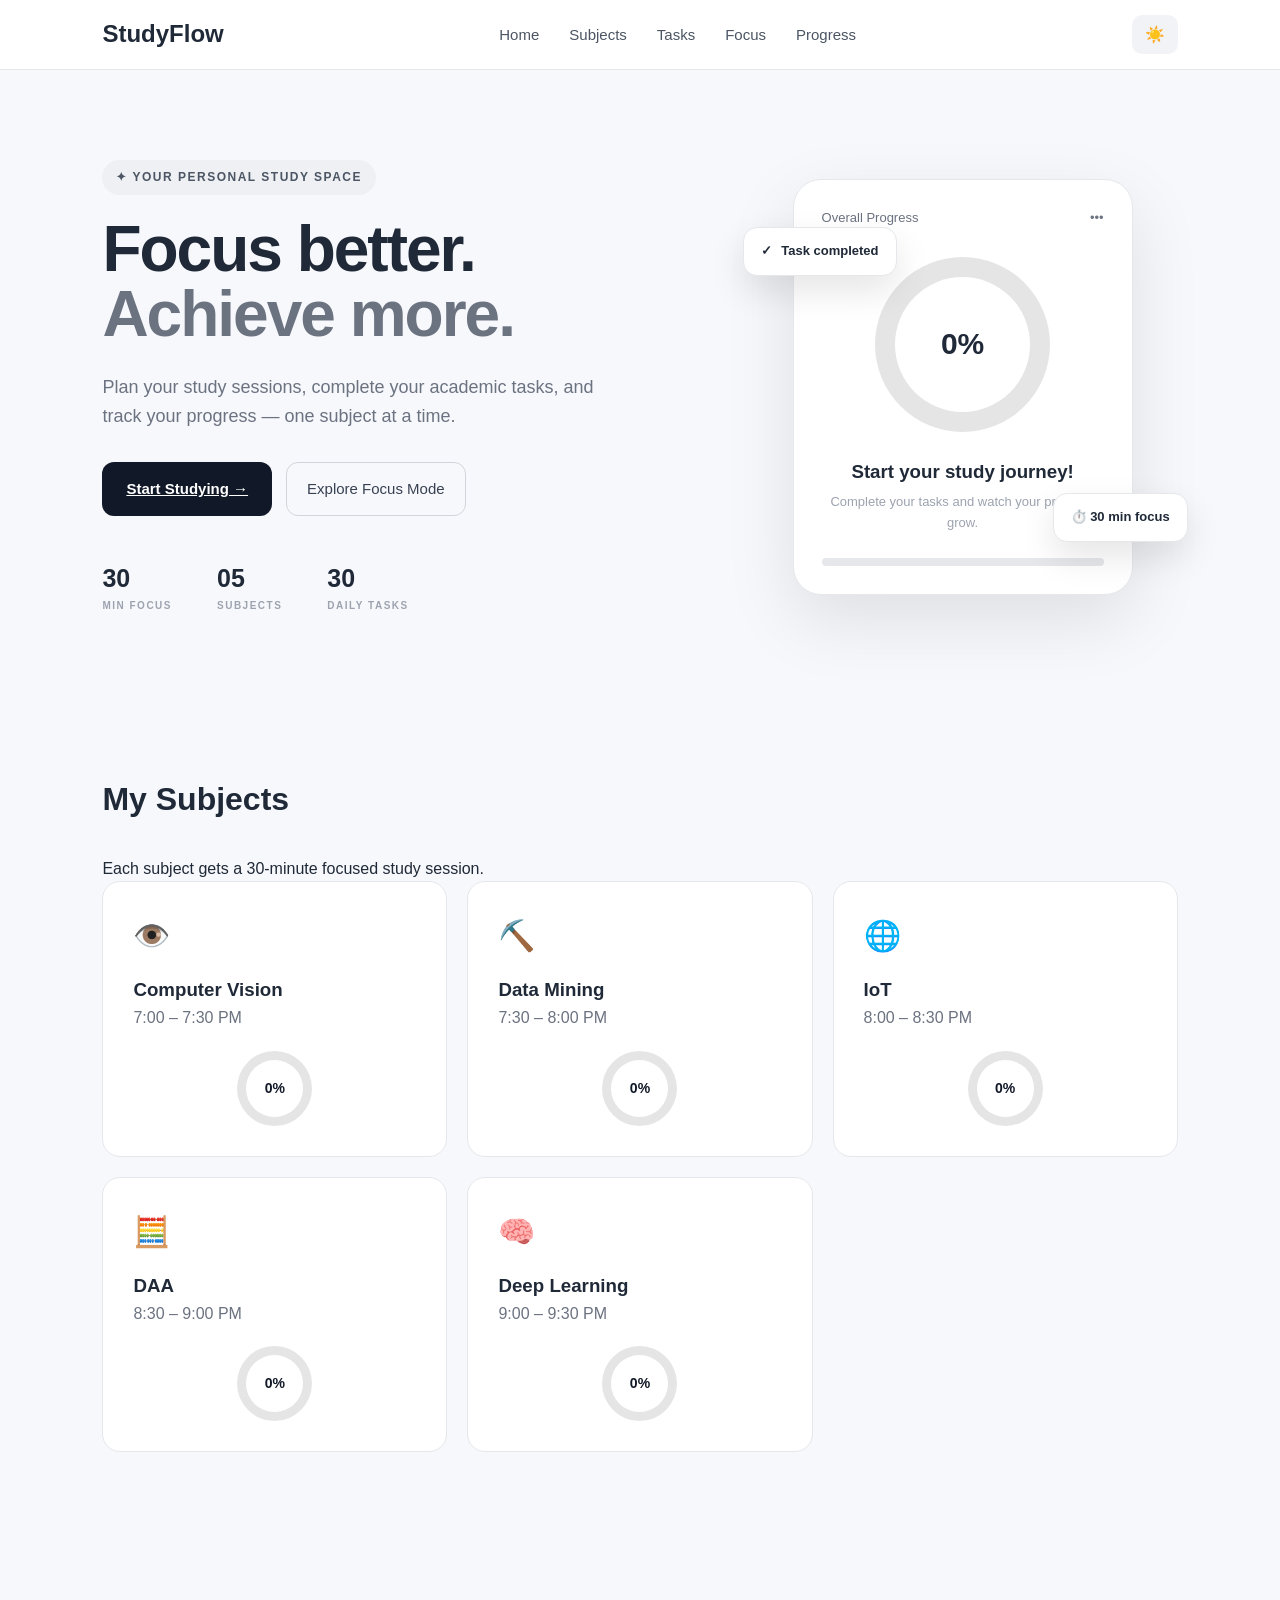
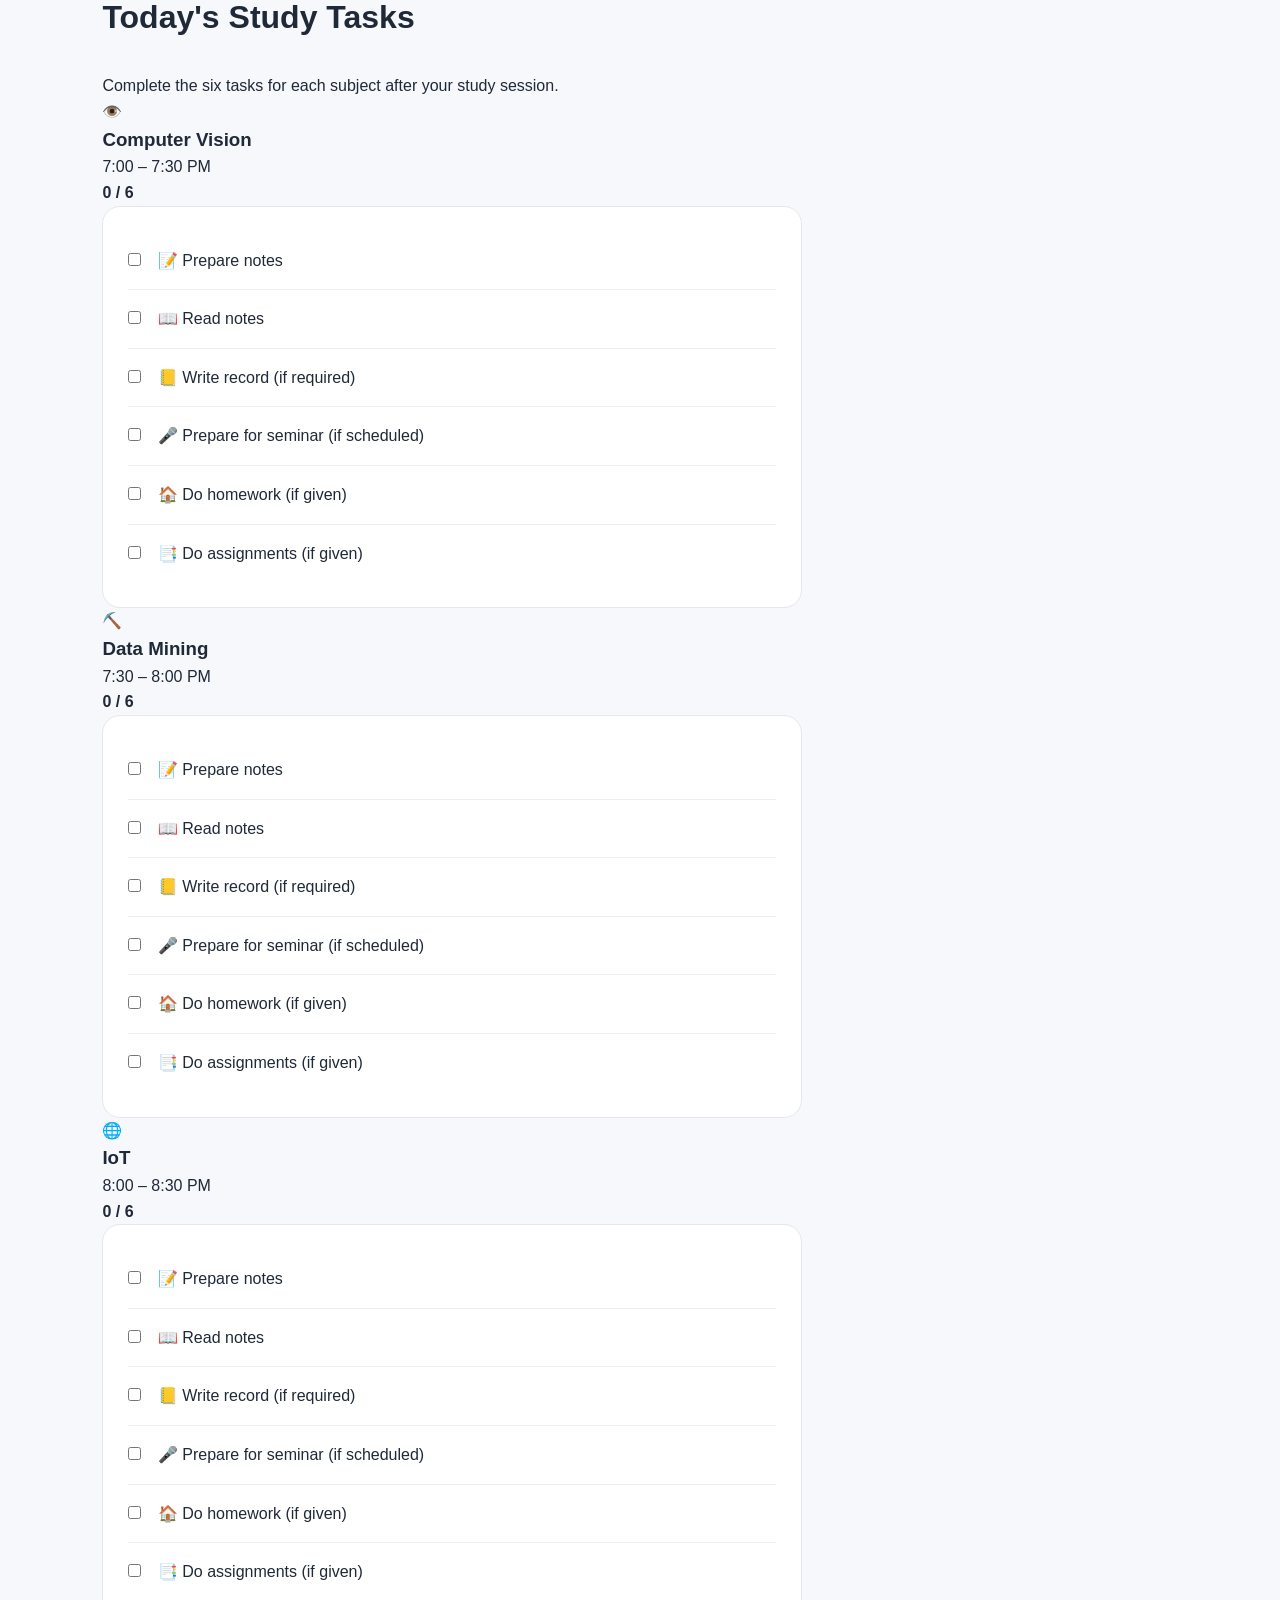
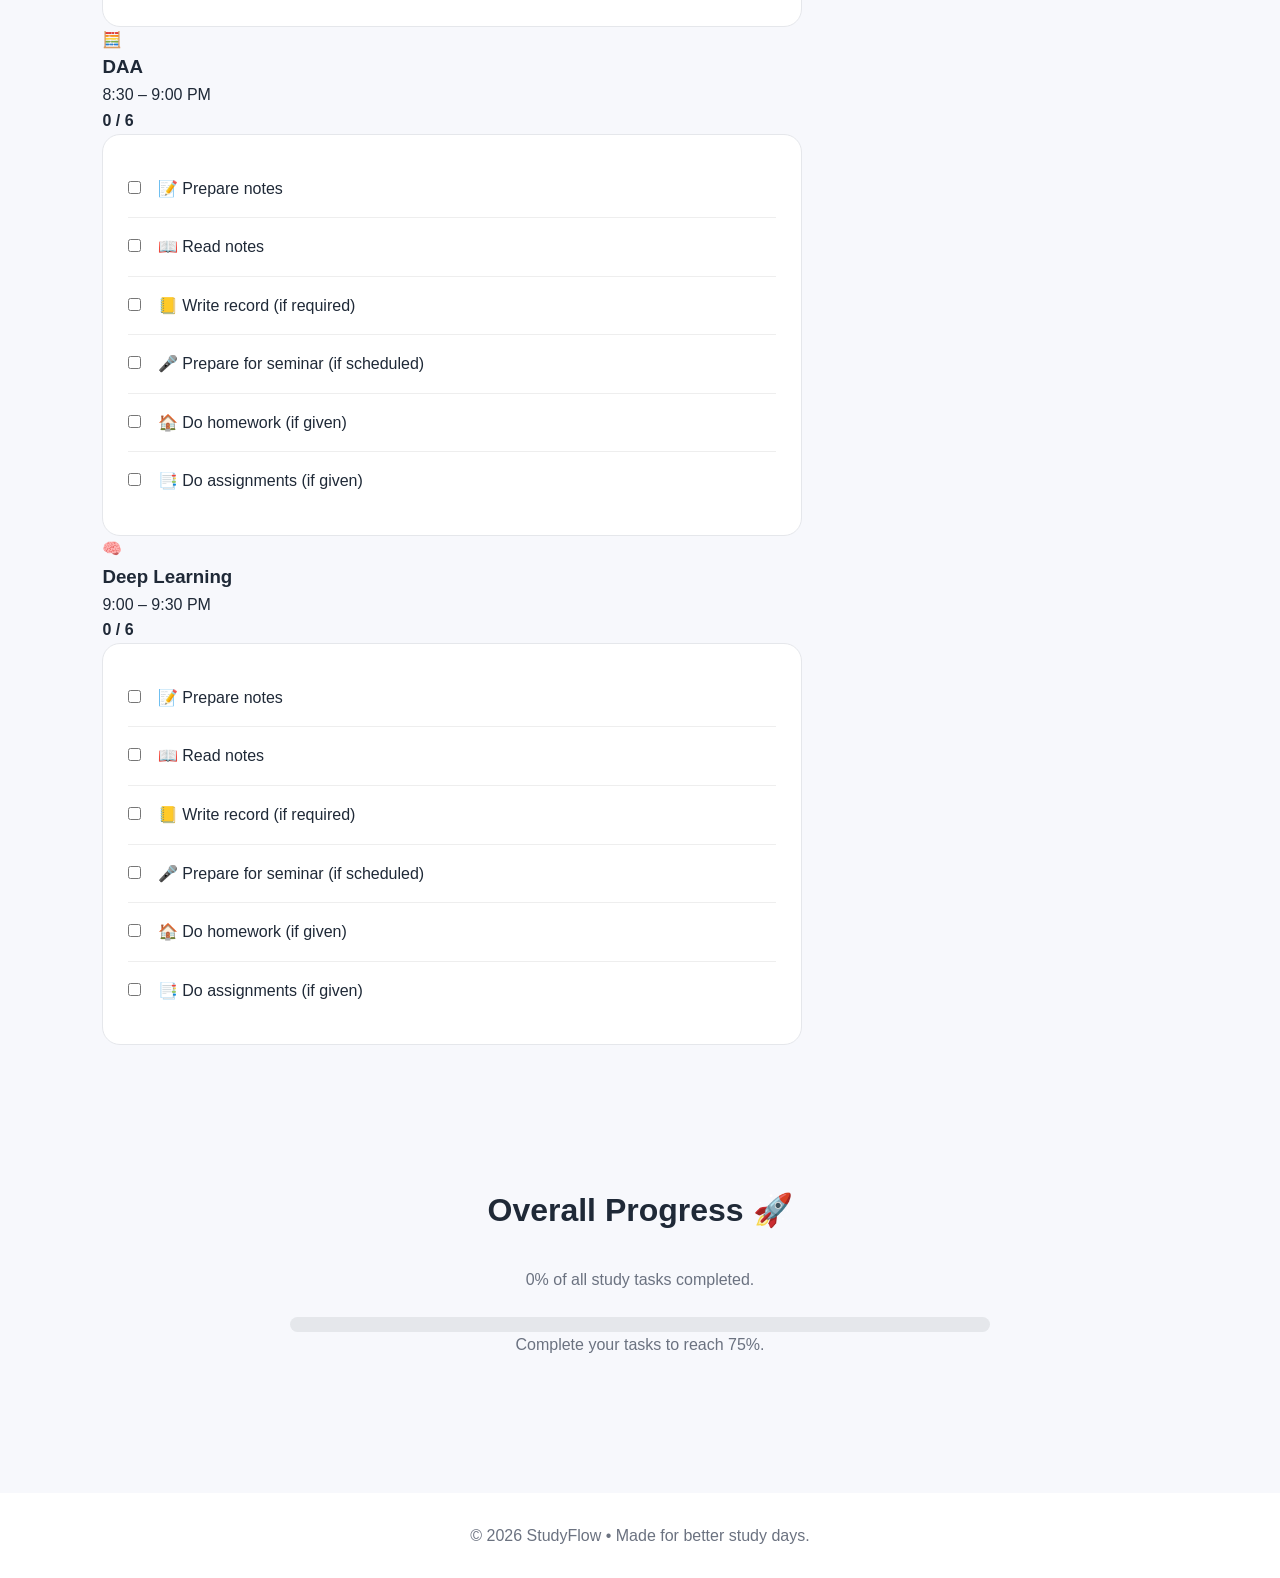
<file: index.html>
<!DOCTYPE html>
<html lang="en">

<head>

    <meta charset="UTF-8">

    <meta name="viewport"
        content="width=device-width, initial-scale=1.0">

    <title>StudyFlow | Study Smarter</title>

    <link rel="stylesheet"
        href="./style.css">

</head>


<body>


    <!-- =========================
         HEADER
    ========================== -->

    <header>

        <div class="logo">
            StudyFlow
        </div>


        <nav>

            <a href="./index.html">
                Home
            </a>

            <a href="./subject.html">
                Subjects
            </a>

            <a href="./task.html">
                Tasks
            </a>

            <a href="./focus.html">
                Focus
            </a>

            <a href="./progress.html">
                Progress
            </a>

        </nav>


        <button id="themeButton">
            ☀️
        </button>

    </header>



    <main>


        <!-- =========================
             HERO
        ========================== -->

        <section
            id="home"
            class="hero">


            <div class="hero-text">


                <div class="hero-badge">
                    ✦ YOUR PERSONAL STUDY SPACE
                </div>


                <h1>

                    Focus better.<br>

                    <span>
                        Achieve more.
                    </span>

                </h1>


                <p>

                    Plan your study sessions,
                    complete your academic tasks,
                    and track your progress —
                    one subject at a time.

                </p>


                <div class="hero-buttons">


                    <a
                        href="./focus.html"
                        class="start-button">

                        Start Studying →

                    </a>


                    <a
                        href="./focus.html"
                        class="explore-button">

                        Explore Focus Mode

                    </a>

                </div>



                <!-- HERO STATS -->

                <div class="hero-stats">


                    <div>

                        <strong>
                            30
                        </strong>

                        <span>
                            MIN FOCUS
                        </span>

                    </div>


                    <div>

                        <strong>
                            05
                        </strong>

                        <span>
                            SUBJECTS
                        </span>

                    </div>


                    <div>

                        <strong>
                            30
                        </strong>

                        <span>
                            DAILY TASKS
                        </span>

                    </div>


                </div>


            </div>



            <!-- HERO VISUAL -->

            <div class="hero-visual">


                <div class="floating-card card-one">

                    <span>
                        ✓
                    </span>

                    Task completed

                </div>



                <div class="dashboard-card">


                    <div class="dashboard-top">

                        <span>
                            Overall Progress
                        </span>

                        <span>
                            •••
                        </span>

                    </div>



                    <div class="big-progress">

                        <div
                            class="progress-ring">

                            <span
                                id="heroProgressText">

                                0%

                            </span>

                        </div>

                    </div>



                    <h3
                        id="progressMessage">

                        Start your study journey!

                    </h3>


                    <p>

                        Complete your tasks
                        and watch your progress grow.

                    </p>



                    <div
                        class="mini-progress">

                        <div
                            id="heroMiniProgress">

                        </div>

                    </div>


                </div>



                <div class="floating-card card-two">

                    ⏱️ 30 min focus

                </div>


            </div>


        </section>



        <!-- =========================
             SUBJECTS
        ========================== -->

        <section
            id="subjects"
            class="section">


            <h2>
                My Subjects
            </h2>


            <p class="section-intro">

                Each subject gets a
                30-minute focused study session.

            </p>



            <div class="subject-container">



                <!-- COMPUTER VISION -->

                <div class="subject-card">

                    <span class="subject-icon">
                        👁️
                    </span>


                    <h3>
                        Computer Vision
                    </h3>


                    <p>
                        7:00 – 7:30 PM
                    </p>


                    <div class="subject-circle-progress">

                        <div
                            class="small-progress-ring"
                            data-progress-circle="cv">

                            <span>
                                0%
                            </span>

                        </div>

                    </div>


                </div>



                <!-- DATA MINING -->

                <div class="subject-card">

                    <span class="subject-icon">
                        ⛏️
                    </span>


                    <h3>
                        Data Mining
                    </h3>


                    <p>
                        7:30 – 8:00 PM
                    </p>


                    <div class="subject-circle-progress">

                        <div
                            class="small-progress-ring"
                            data-progress-circle="dm">

                            <span>
                                0%
                            </span>

                        </div>

                    </div>


                </div>



                <!-- IOT -->

                <div class="subject-card">

                    <span class="subject-icon">
                        🌐
                    </span>


                    <h3>
                        IoT
                    </h3>


                    <p>
                        8:00 – 8:30 PM
                    </p>


                    <div class="subject-circle-progress">

                        <div
                            class="small-progress-ring"
                            data-progress-circle="iot">

                            <span>
                                0%
                            </span>

                        </div>

                    </div>


                </div>



                <!-- DAA -->

                <div class="subject-card">

                    <span class="subject-icon">
                        🧮
                    </span>


                    <h3>
                        DAA
                    </h3>


                    <p>
                        8:30 – 9:00 PM
                    </p>


                    <div class="subject-circle-progress">

                        <div
                            class="small-progress-ring"
                            data-progress-circle="daa">

                            <span>
                                0%
                            </span>

                        </div>

                    </div>


                </div>



                <!-- DEEP LEARNING -->

                <div class="subject-card">

                    <span class="subject-icon">
                        🧠
                    </span>


                    <h3>
                        Deep Learning
                    </h3>


                    <p>
                        9:00 – 9:30 PM
                    </p>


                    <div class="subject-circle-progress">

                        <div
                            class="small-progress-ring"
                            data-progress-circle="dl">

                            <span>
                                0%
                            </span>

                        </div>

                    </div>


                </div>


            </div>


        </section>



        <!-- =========================
             TASKS
        ========================== -->

        <section
            id="tasks"
            class="section">


            <h2>
                Today's Study Tasks
            </h2>


            <p class="section-intro">

                Complete the six tasks for
                each subject after your study session.

            </p>



            <!-- COMPUTER VISION -->

            <div
                class="subject-task-box">

                <div class="task-subject-title">

                    <div>

                        <span>
                            👁️
                        </span>

                        <div>

                            <h3>
                                Computer Vision
                            </h3>

                            <p>
                                7:00 – 7:30 PM
                            </p>

                        </div>

                    </div>


                    <strong
                        id="cvTaskCount">

                        0 / 6

                    </strong>

                </div>


                <div class="task-box">

                    <label>
                        <input
                            type="checkbox"
                            data-subject="cv">
                        📝 Prepare notes
                    </label>

                    <label>
                        <input
                            type="checkbox"
                            data-subject="cv">
                        📖 Read notes
                    </label>

                    <label>
                        <input
                            type="checkbox"
                            data-subject="cv">
                        📒 Write record
                        <span class="optional">
                            (if required)
                        </span>
                    </label>

                    <label>
                        <input
                            type="checkbox"
                            data-subject="cv">
                        🎤 Prepare for seminar
                        <span class="optional">
                            (if scheduled)
                        </span>
                    </label>

                    <label>
                        <input
                            type="checkbox"
                            data-subject="cv">
                        🏠 Do homework
                        <span class="optional">
                            (if given)
                        </span>
                    </label>

                    <label>
                        <input
                            type="checkbox"
                            data-subject="cv">
                        📑 Do assignments
                        <span class="optional">
                            (if given)
                        </span>
                    </label>

                </div>

            </div>



            <!-- DATA MINING -->

            <div
                class="subject-task-box">

                <div class="task-subject-title">

                    <div>

                        <span>
                            ⛏️
                        </span>

                        <div>

                            <h3>
                                Data Mining
                            </h3>

                            <p>
                                7:30 – 8:00 PM
                            </p>

                        </div>

                    </div>


                    <strong
                        id="dmTaskCount">

                        0 / 6

                    </strong>

                </div>


                <div class="task-box">

                    <label>
                        <input
                            type="checkbox"
                            data-subject="dm">
                        📝 Prepare notes
                    </label>

                    <label>
                        <input
                            type="checkbox"
                            data-subject="dm">
                        📖 Read notes
                    </label>

                    <label>
                        <input
                            type="checkbox"
                            data-subject="dm">
                        📒 Write record
                        <span class="optional">
                            (if required)
                        </span>
                    </label>

                    <label>
                        <input
                            type="checkbox"
                            data-subject="dm">
                        🎤 Prepare for seminar
                        <span class="optional">
                            (if scheduled)
                        </span>
                    </label>

                    <label>
                        <input
                            type="checkbox"
                            data-subject="dm">
                        🏠 Do homework
                        <span class="optional">
                            (if given)
                        </span>
                    </label>

                    <label>
                        <input
                            type="checkbox"
                            data-subject="dm">
                        📑 Do assignments
                        <span class="optional">
                            (if given)
                        </span>
                    </label>

                </div>

            </div>



            <!-- IOT -->

            <div
                class="subject-task-box">

                <div class="task-subject-title">

                    <div>

                        <span>
                            🌐
                        </span>

                        <div>

                            <h3>
                                IoT
                            </h3>

                            <p>
                                8:00 – 8:30 PM
                            </p>

                        </div>

                    </div>


                    <strong
                        id="iotTaskCount">

                        0 / 6

                    </strong>

                </div>


                <div class="task-box">

                    <label>
                        <input
                            type="checkbox"
                            data-subject="iot">
                        📝 Prepare notes
                    </label>

                    <label>
                        <input
                            type="checkbox"
                            data-subject="iot">
                        📖 Read notes
                    </label>

                    <label>
                        <input
                            type="checkbox"
                            data-subject="iot">
                        📒 Write record
                        <span class="optional">
                            (if required)
                        </span>
                    </label>

                    <label>
                        <input
                            type="checkbox"
                            data-subject="iot">
                        🎤 Prepare for seminar
                        <span class="optional">
                            (if scheduled)
                        </span>
                    </label>

                    <label>
                        <input
                            type="checkbox"
                            data-subject="iot">
                        🏠 Do homework
                        <span class="optional">
                            (if given)
                        </span>
                    </label>

                    <label>
                        <input
                            type="checkbox"
                            data-subject="iot">
                        📑 Do assignments
                        <span class="optional">
                            (if given)
                        </span>
                    </label>

                </div>

            </div>



            <!-- DAA -->

            <div
                class="subject-task-box">

                <div class="task-subject-title">

                    <div>

                        <span>
                            🧮
                        </span>

                        <div>

                            <h3>
                                DAA
                            </h3>

                            <p>
                                8:30 – 9:00 PM
                            </p>

                        </div>

                    </div>


                    <strong
                        id="daaTaskCount">

                        0 / 6

                    </strong>

                </div>


                <div class="task-box">

                    <label>
                        <input
                            type="checkbox"
                            data-subject="daa">
                        📝 Prepare notes
                    </label>

                    <label>
                        <input
                            type="checkbox"
                            data-subject="daa">
                        📖 Read notes
                    </label>

                    <label>
                        <input
                            type="checkbox"
                            data-subject="daa">
                        📒 Write record
                        <span class="optional">
                            (if required)
                        </span>
                    </label>

                    <label>
                        <input
                            type="checkbox"
                            data-subject="daa">
                        🎤 Prepare for seminar
                        <span class="optional">
                            (if scheduled)
                        </span>
                    </label>

                    <label>
                        <input
                            type="checkbox"
                            data-subject="daa">
                        🏠 Do homework
                        <span class="optional">
                            (if given)
                        </span>
                    </label>

                    <label>
                        <input
                            type="checkbox"
                            data-subject="daa">
                        📑 Do assignments
                        <span class="optional">
                            (if given)
                        </span>
                    </label>

                </div>

            </div>



            <!-- DEEP LEARNING -->

            <div
                class="subject-task-box">

                <div class="task-subject-title">

                    <div>

                        <span>
                            🧠
                        </span>

                        <div>

                            <h3>
                                Deep Learning
                            </h3>

                            <p>
                                9:00 – 9:30 PM
                            </p>

                        </div>

                    </div>


                    <strong
                        id="dlTaskCount">

                        0 / 6

                    </strong>

                </div>


                <div class="task-box">

                    <label>
                        <input
                            type="checkbox"
                            data-subject="dl">
                        📝 Prepare notes
                    </label>

                    <label>
                        <input
                            type="checkbox"
                            data-subject="dl">
                        📖 Read notes
                    </label>

                    <label>
                        <input
                            type="checkbox"
                            data-subject="dl">
                        📒 Write record
                        <span class="optional">
                            (if required)
                        </span>
                    </label>

                    <label>
                        <input
                            type="checkbox"
                            data-subject="dl">
                        🎤 Prepare for seminar
                        <span class="optional">
                            (if scheduled)
                        </span>
                    </label>

                    <label>
                        <input
                            type="checkbox"
                            data-subject="dl">
                        🏠 Do homework
                        <span class="optional">
                            (if given)
                        </span>
                    </label>

                    <label>
                        <input
                            type="checkbox"
                            data-subject="dl">
                        📑 Do assignments
                        <span class="optional">
                            (if given)
                        </span>
                    </label>

                </div>

            </div>


        </section>



        <!-- =========================
             OVERALL PROGRESS
        ========================== -->

        <section
            id="progress"
            class="section progress-section">


            <h2>
                Overall Progress 🚀
            </h2>


            <p
                id="overallProgressText">

                0% of all study tasks completed.

            </p>


            <div
                class="progress-bar">

                <div
                    class="progress-fill"
                    id="overallProgressFill">

                </div>

            </div>


            <p
                id="progressStatus">

                Complete your tasks
                to reach 75%.

            </p>


        </section>


    </main>



    <!-- =========================
         FOOTER
    ========================== -->

    <footer>

        <p>

            © 2026 StudyFlow • Made for better study days.

        </p>

    </footer>



    <script src="./script.js"></script>

</body>

</html>
</file>
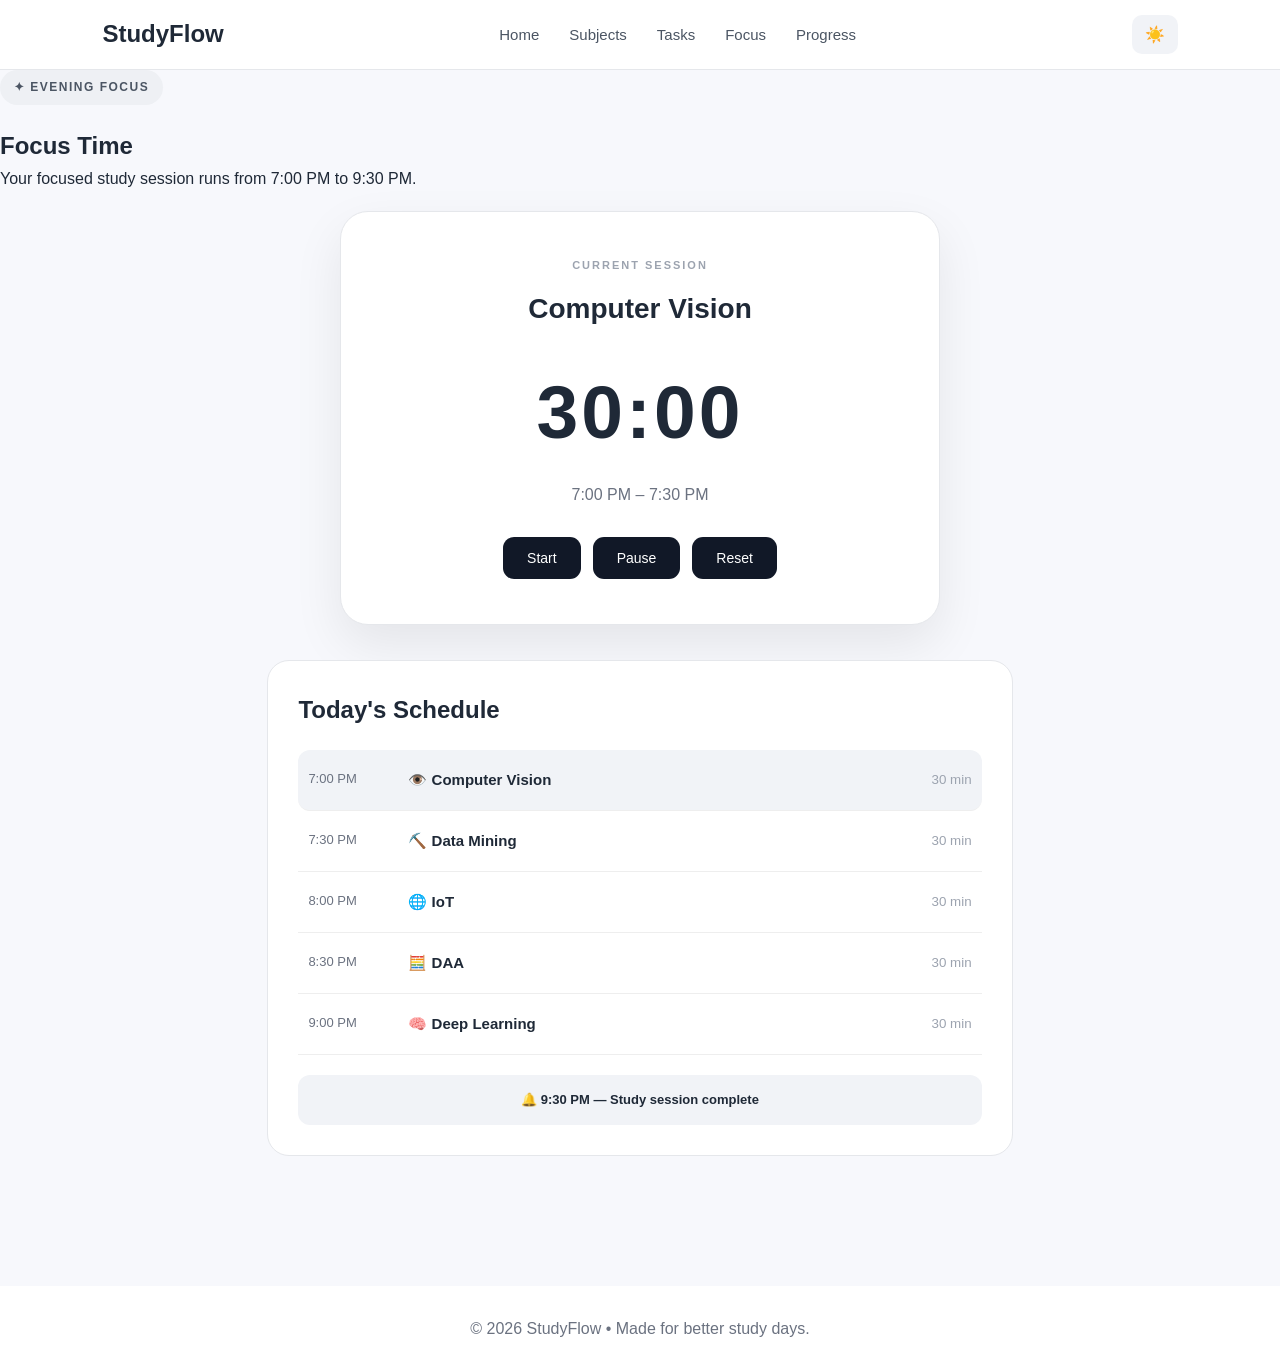
<file: focus.html>
<!DOCTYPE html>
<html lang="en">

<head>
    <meta charset="UTF-8">
    <meta name="viewport" content="width=device-width, initial-scale=1.0">

    <title>StudyFlow | Focus</title>

    <link rel="stylesheet" href="style.css">
</head>

<body>

    <header>

        <div class="logo">
            StudyFlow
        </div>

        <nav>
            <a href="index.html">Home</a>
            <a href="subject.html">Subjects</a>
            <a href="task.html">Tasks</a>
            <a href="focus.html">Focus</a>
            <a href="progress.html">Progress</a>
        </nav>

        <button id="themeButton">
            ☀️
        </button>

    </header>


    <main>

        <section class="page-hero">

            <div class="hero-badge">
                ✦ EVENING FOCUS
            </div>

            <h1>
                Focus <span>Time</span>
            </h1>

            <p>
                Your focused study session runs from
                7:00 PM to 9:30 PM.
            </p>

        </section>


        <section class="focus-page">

            <div class="focus-card">

                <div class="current-label">
                    CURRENT SESSION
                </div>

                <h2 id="currentSubject">
                    Computer Vision
                </h2>

                <div id="focusTime">
                    30:00
                </div>

                <p id="sessionTime">
                    7:00 PM – 7:30 PM
                </p>


                <div class="focus-buttons">

                    <button id="startFocus">
                        Start
                    </button>

                    <button id="pauseFocus">
                        Pause
                    </button>

                    <button id="resetFocus">
                        Reset
                    </button>

                </div>

            </div>


            <!-- DAILY SCHEDULE -->

            <div class="schedule-card">

                <h2>
                    Today's Schedule
                </h2>


                <div class="schedule-item active-session">

                    <span>7:00 PM</span>

                    <strong>
                        👁️ Computer Vision
                    </strong>

                    <small>
                        30 min
                    </small>

                </div>


                <div class="schedule-item">

                    <span>7:30 PM</span>

                    <strong>
                        ⛏️ Data Mining
                    </strong>

                    <small>
                        30 min
                    </small>

                </div>


                <div class="schedule-item">

                    <span>8:00 PM</span>

                    <strong>
                        🌐 IoT
                    </strong>

                    <small>
                        30 min
                    </small>

                </div>


                <div class="schedule-item">

                    <span>8:30 PM</span>

                    <strong>
                        🧮 DAA
                    </strong>

                    <small>
                        30 min
                    </small>

                </div>


                <div class="schedule-item">

                    <span>9:00 PM</span>

                    <strong>
                        🧠 Deep Learning
                    </strong>

                    <small>
                        30 min
                    </small>

                </div>


                <div class="schedule-end">

                    🔔 9:30 PM — Study session complete

                </div>

            </div>

        </section>

    </main>


    <footer>

        <p>
            © 2026 StudyFlow • Made for better study days.
        </p>

    </footer>


    <script src="script.js"></script>

</body>

</html>
</file>
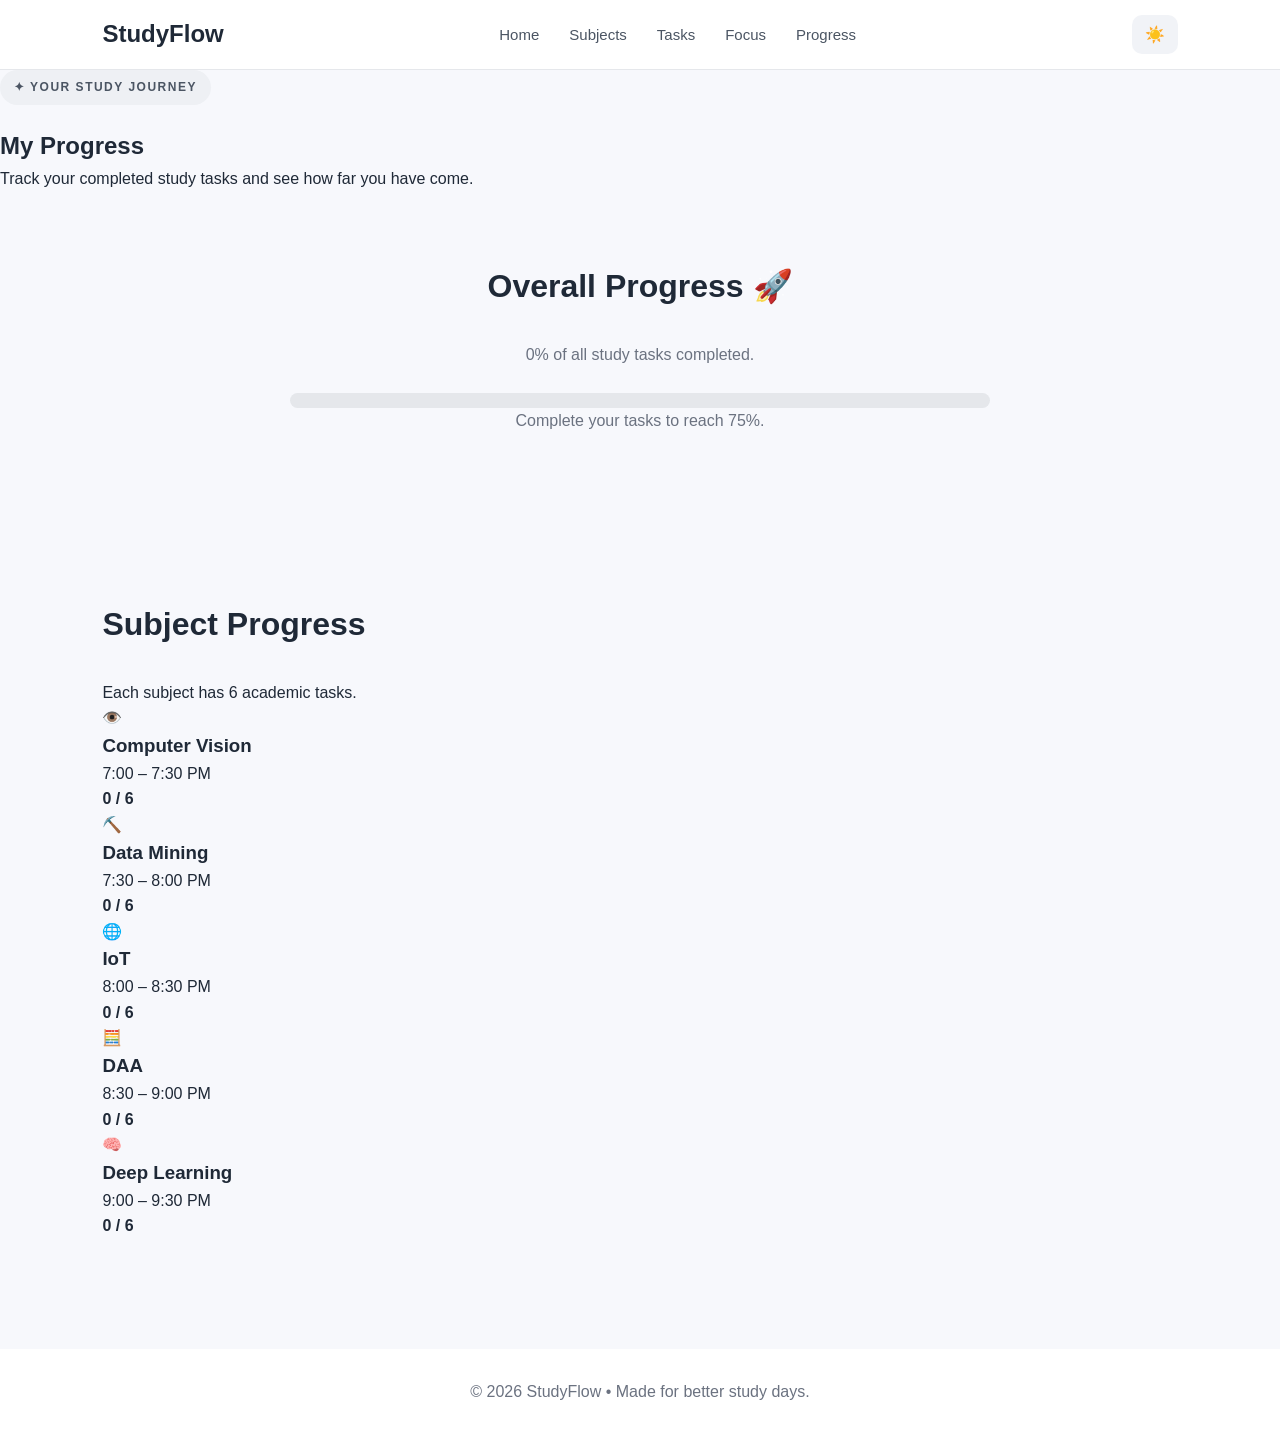
<file: progress.html>
<!DOCTYPE html>
<html lang="en">

<head>

    <meta charset="UTF-8">

    <meta name="viewport"
        content="width=device-width, initial-scale=1.0">

    <title>StudyFlow | Progress</title>

    <link rel="stylesheet"
        href="./style.css">

</head>


<body>


    <!-- HEADER -->

    <header>

        <div class="logo">
            StudyFlow
        </div>


        <nav>

            <a href="./index.html">
                Home
            </a>

            <a href="./subject.html">
                Subjects
            </a>

            <a href="./task.html">
                Tasks
            </a>

            <a href="./focus.html">
                Focus
            </a>

            <a href="./progress.html">
                Progress
            </a>

        </nav>


        <button id="themeButton">
            ☀️
        </button>

    </header>



    <!-- PROGRESS PAGE -->

    <main>


        <section class="page-hero">

            <div class="hero-badge">
                ✦ YOUR STUDY JOURNEY
            </div>


            <h1>
                My <span>Progress</span>
            </h1>


            <p>
                Track your completed study tasks
                and see how far you have come.
            </p>

        </section>



        <!-- OVERALL PROGRESS -->

        <section class="section progress-section">

            <h2>
                Overall Progress 🚀
            </h2>


            <p id="progressPageText">
                0% of all study tasks completed.
            </p>


            <div class="progress-bar">

                <div
                    class="progress-fill"
                    id="progressPageFill">
                </div>

            </div>


            <p id="progressPageStatus">
                Complete your tasks to reach 75%.
            </p>

        </section>



        <!-- SUBJECT PROGRESS -->

        <section class="section">

            <h2>
                Subject Progress
            </h2>


            <p class="section-intro">
                Each subject has 6 academic tasks.
            </p>



            <!-- COMPUTER VISION -->

            <div class="subject-task-box">

                <div class="task-subject-title">

                    <div>

                        <span>👁️</span>

                        <div>

                            <h3>
                                Computer Vision
                            </h3>

                            <p>
                                7:00 – 7:30 PM
                            </p>

                        </div>

                    </div>


                    <strong id="progressCv">
                        0 / 6
                    </strong>

                </div>

            </div>



            <!-- DATA MINING -->

            <div class="subject-task-box">

                <div class="task-subject-title">

                    <div>

                        <span>⛏️</span>

                        <div>

                            <h3>
                                Data Mining
                            </h3>

                            <p>
                                7:30 – 8:00 PM
                            </p>

                        </div>

                    </div>


                    <strong id="progressDm">
                        0 / 6
                    </strong>

                </div>

            </div>



            <!-- IOT -->

            <div class="subject-task-box">

                <div class="task-subject-title">

                    <div>

                        <span>🌐</span>

                        <div>

                            <h3>
                                IoT
                            </h3>

                            <p>
                                8:00 – 8:30 PM
                            </p>

                        </div>

                    </div>


                    <strong id="progressIot">
                        0 / 6
                    </strong>

                </div>

            </div>



            <!-- DAA -->

            <div class="subject-task-box">

                <div class="task-subject-title">

                    <div>

                        <span>🧮</span>

                        <div>

                            <h3>
                                DAA
                            </h3>

                            <p>
                                8:30 – 9:00 PM
                            </p>

                        </div>

                    </div>


                    <strong id="progressDaa">
                        0 / 6
                    </strong>

                </div>

            </div>



            <!-- DEEP LEARNING -->

            <div class="subject-task-box">

                <div class="task-subject-title">

                    <div>

                        <span>🧠</span>

                        <div>

                            <h3>
                                Deep Learning
                            </h3>

                            <p>
                                9:00 – 9:30 PM
                            </p>

                        </div>

                    </div>


                    <strong id="progressDl">
                        0 / 6
                    </strong>

                </div>

            </div>


        </section>


    </main>



    <!-- FOOTER -->

    <footer>

        <p>
            © 2026 StudyFlow • Made for better study days.
        </p>

    </footer>



    <script src="./script.js"></script>

</body>

</html>
</file>
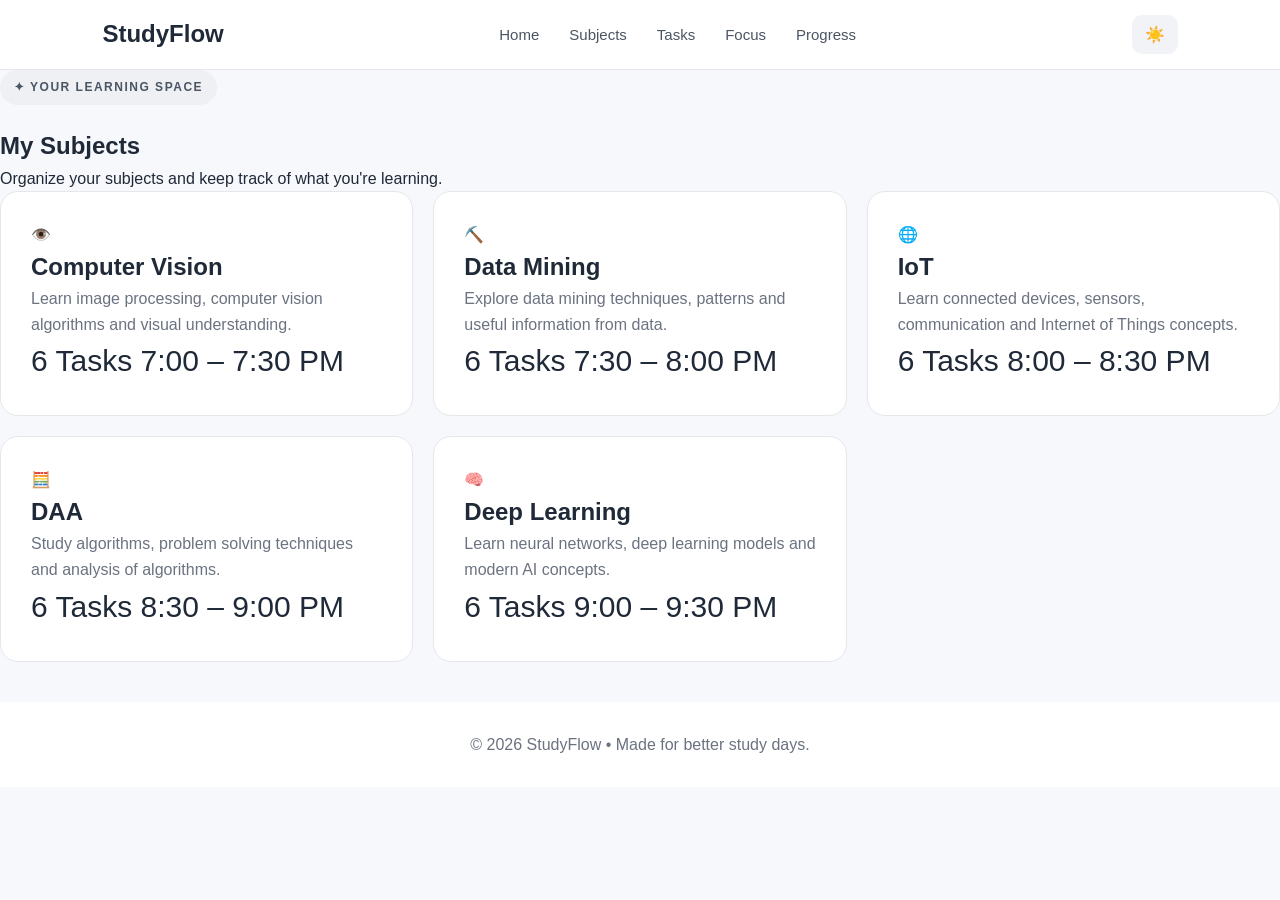
<file: subject.html>
<!DOCTYPE html>
<html lang="en">

<head>

    <meta charset="UTF-8">

    <meta name="viewport"
        content="width=device-width, initial-scale=1.0">

    <title>StudyFlow | Subjects</title>

    <link rel="stylesheet"
        href="./style.css">

</head>


<body>


    <!-- =========================
         HEADER
    ========================== -->

    <header>

        <div class="logo">
            StudyFlow
        </div>


        <nav>

            <a href="./index.html">
                Home
            </a>

            <a href="./subject.html">
                Subjects
            </a>

            <a href="./task.html">
                Tasks
            </a>

            <a href="./focus.html">
                Focus
            </a>

            <a href="./progress.html">
                Progress
            </a>

        </nav>


        <button id="themeButton">
            ☀️
        </button>

    </header>



    <!-- =========================
         SUBJECTS PAGE
    ========================== -->

    <main>


        <section class="page-hero">


            <div class="hero-badge">
                ✦ YOUR LEARNING SPACE
            </div>


            <h1>

                My <span>Subjects</span>

            </h1>


            <p>

                Organize your subjects and keep track
                of what you're learning.

            </p>


        </section>



        <!-- =========================
             SUBJECT CARDS
        ========================== -->

        <section class="subjects-page">


            <div class="subject-container">



                <!-- COMPUTER VISION -->

                <div class="subject-card">

                    <div class="subject-icon">
                        👁️
                    </div>


                    <h2>
                        Computer Vision
                    </h2>


                    <p>
                        Learn image processing,
                        computer vision algorithms
                        and visual understanding.
                    </p>


                    <div class="subject-info">

                        <span>
                            6 Tasks
                        </span>

                        <span>
                            7:00 – 7:30 PM
                        </span>

                    </div>

                </div>



                <!-- DATA MINING -->

                <div class="subject-card">

                    <div class="subject-icon">
                        ⛏️
                    </div>


                    <h2>
                        Data Mining
                    </h2>


                    <p>
                        Explore data mining techniques,
                        patterns and useful information
                        from data.
                    </p>


                    <div class="subject-info">

                        <span>
                            6 Tasks
                        </span>

                        <span>
                            7:30 – 8:00 PM
                        </span>

                    </div>

                </div>



                <!-- IOT -->

                <div class="subject-card">

                    <div class="subject-icon">
                        🌐
                    </div>


                    <h2>
                        IoT
                    </h2>


                    <p>
                        Learn connected devices,
                        sensors, communication and
                        Internet of Things concepts.
                    </p>


                    <div class="subject-info">

                        <span>
                            6 Tasks
                        </span>

                        <span>
                            8:00 – 8:30 PM
                        </span>

                    </div>

                </div>



                <!-- DAA -->

                <div class="subject-card">

                    <div class="subject-icon">
                        🧮
                    </div>


                    <h2>
                        DAA
                    </h2>


                    <p>
                        Study algorithms, problem solving
                        techniques and analysis of
                        algorithms.
                    </p>


                    <div class="subject-info">

                        <span>
                            6 Tasks
                        </span>

                        <span>
                            8:30 – 9:00 PM
                        </span>

                    </div>

                </div>



                <!-- DEEP LEARNING -->

                <div class="subject-card">

                    <div class="subject-icon">
                        🧠
                    </div>


                    <h2>
                        Deep Learning
                    </h2>


                    <p>
                        Learn neural networks,
                        deep learning models and
                        modern AI concepts.
                    </p>


                    <div class="subject-info">

                        <span>
                            6 Tasks
                        </span>

                        <span>
                            9:00 – 9:30 PM
                        </span>

                    </div>

                </div>


            </div>


        </section>


    </main>



    <!-- =========================
         FOOTER
    ========================== -->

    <footer>

        <p>

            © 2026 StudyFlow • Made for better study days.

        </p>

    </footer>



    <script src="./script.js"></script>

</body>

</html>
</file>
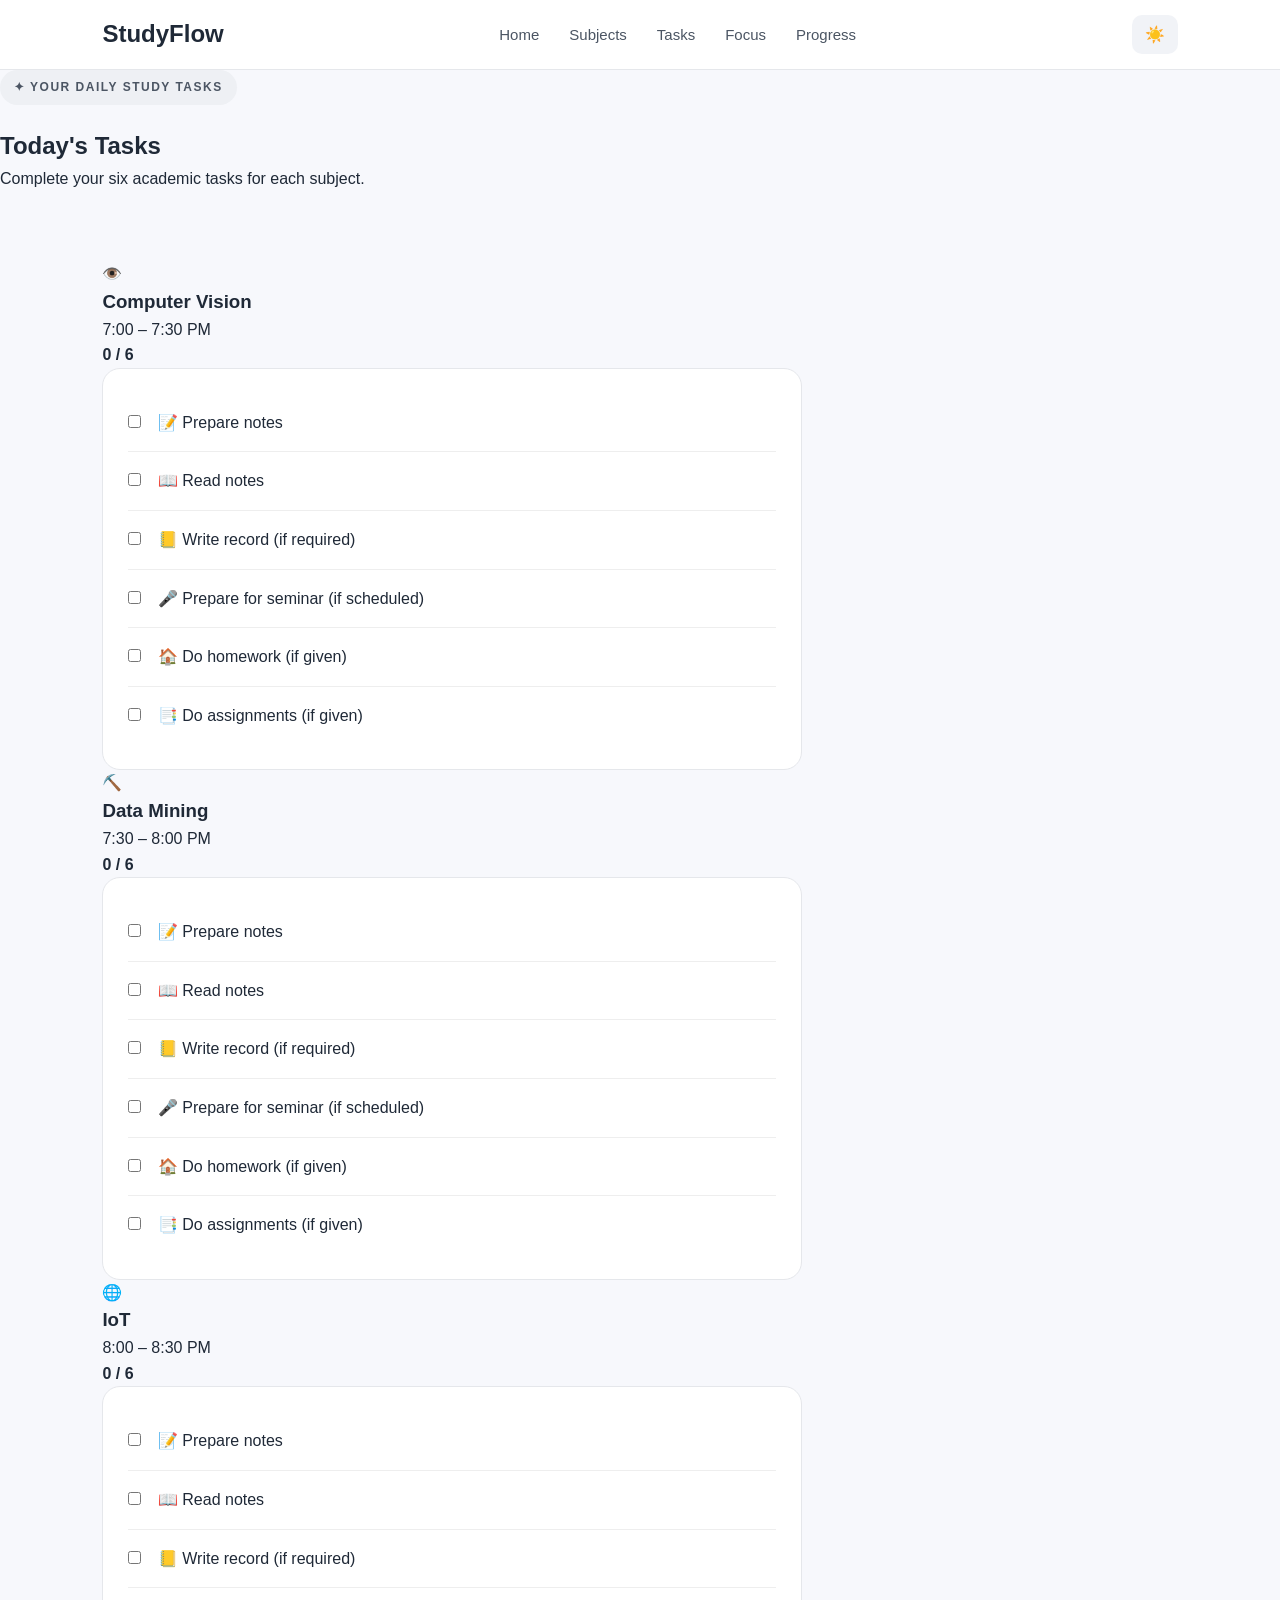
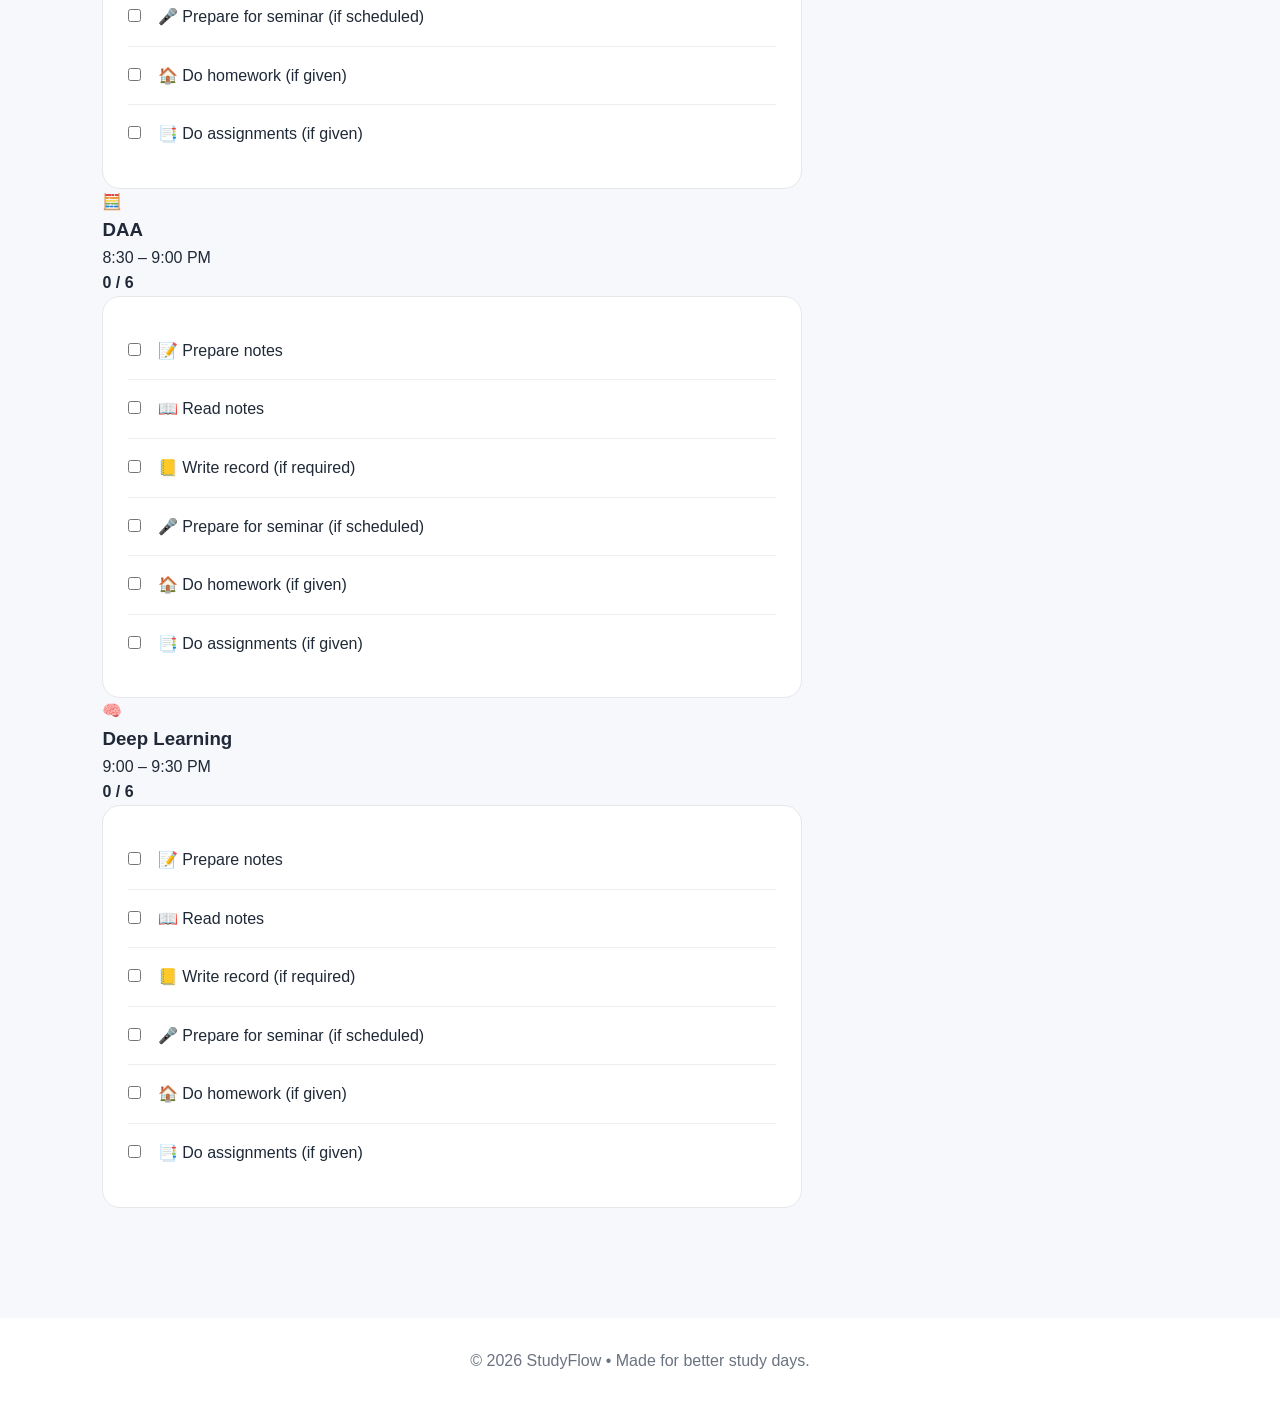
<file: task.html>
<!DOCTYPE html>
<html lang="en">

<head>

    <meta charset="UTF-8">

    <meta name="viewport"
        content="width=device-width, initial-scale=1.0">

    <title>StudyFlow | Tasks</title>

    <link rel="stylesheet"
        href="./style.css">

</head>


<body>


    <!-- HEADER -->

    <header>

        <div class="logo">
            StudyFlow
        </div>


        <nav>

            <a href="./index.html">
                Home
            </a>

            <a href="./subject.html">
                Subjects
            </a>

            <a href="./task.html">
                Tasks
            </a>

            <a href="./focus.html">
                Focus
            </a>

            <a href="./progress.html">
                Progress
            </a>

        </nav>


        <button id="themeButton">
            ☀️
        </button>

    </header>



    <main>


        <!-- PAGE HERO -->

        <section class="page-hero">

            <div class="hero-badge">
                ✦ YOUR DAILY STUDY TASKS
            </div>

            <h1>
                Today's <span>Tasks</span>
            </h1>

            <p>
                Complete your six academic tasks
                for each subject.
            </p>

        </section>



        <!-- TASKS -->

        <section class="section">


            <!-- COMPUTER VISION -->

            <div class="subject-task-box">

                <div class="task-subject-title">

                    <div>

                        <span>👁️</span>

                        <div>

                            <h3>
                                Computer Vision
                            </h3>

                            <p>
                                7:00 – 7:30 PM
                            </p>

                        </div>

                    </div>


                    <strong id="cvTaskCount">
                        0 / 6
                    </strong>

                </div>


                <div class="task-box">

                    <label>
                        <input
                            type="checkbox"
                            data-subject="cv">
                        📝 Prepare notes
                    </label>


                    <label>
                        <input
                            type="checkbox"
                            data-subject="cv">
                        📖 Read notes
                    </label>


                    <label>
                        <input
                            type="checkbox"
                            data-subject="cv">
                        📒 Write record
                        <span class="optional">
                            (if required)
                        </span>
                    </label>


                    <label>
                        <input
                            type="checkbox"
                            data-subject="cv">
                        🎤 Prepare for seminar
                        <span class="optional">
                            (if scheduled)
                        </span>
                    </label>


                    <label>
                        <input
                            type="checkbox"
                            data-subject="cv">
                        🏠 Do homework
                        <span class="optional">
                            (if given)
                        </span>
                    </label>


                    <label>
                        <input
                            type="checkbox"
                            data-subject="cv">
                        📑 Do assignments
                        <span class="optional">
                            (if given)
                        </span>
                    </label>

                </div>

            </div>



            <!-- DATA MINING -->

            <div class="subject-task-box">

                <div class="task-subject-title">

                    <div>

                        <span>⛏️</span>

                        <div>

                            <h3>
                                Data Mining
                            </h3>

                            <p>
                                7:30 – 8:00 PM
                            </p>

                        </div>

                    </div>


                    <strong id="dmTaskCount">
                        0 / 6
                    </strong>

                </div>


                <div class="task-box">

                    <label>
                        <input
                            type="checkbox"
                            data-subject="dm">
                        📝 Prepare notes
                    </label>


                    <label>
                        <input
                            type="checkbox"
                            data-subject="dm">
                        📖 Read notes
                    </label>


                    <label>
                        <input
                            type="checkbox"
                            data-subject="dm">
                        📒 Write record
                        <span class="optional">
                            (if required)
                        </span>
                    </label>


                    <label>
                        <input
                            type="checkbox"
                            data-subject="dm">
                        🎤 Prepare for seminar
                        <span class="optional">
                            (if scheduled)
                        </span>
                    </label>


                    <label>
                        <input
                            type="checkbox"
                            data-subject="dm">
                        🏠 Do homework
                        <span class="optional">
                            (if given)
                        </span>
                    </label>


                    <label>
                        <input
                            type="checkbox"
                            data-subject="dm">
                        📑 Do assignments
                        <span class="optional">
                            (if given)
                        </span>
                    </label>

                </div>

            </div>



            <!-- IOT -->

            <div class="subject-task-box">

                <div class="task-subject-title">

                    <div>

                        <span>🌐</span>

                        <div>

                            <h3>
                                IoT
                            </h3>

                            <p>
                                8:00 – 8:30 PM
                            </p>

                        </div>

                    </div>


                    <strong id="iotTaskCount">
                        0 / 6
                    </strong>

                </div>


                <div class="task-box">

                    <label>
                        <input
                            type="checkbox"
                            data-subject="iot">
                        📝 Prepare notes
                    </label>


                    <label>
                        <input
                            type="checkbox"
                            data-subject="iot">
                        📖 Read notes
                    </label>


                    <label>
                        <input
                            type="checkbox"
                            data-subject="iot">
                        📒 Write record
                        <span class="optional">
                            (if required)
                        </span>
                    </label>


                    <label>
                        <input
                            type="checkbox"
                            data-subject="iot">
                        🎤 Prepare for seminar
                        <span class="optional">
                            (if scheduled)
                        </span>
                    </label>


                    <label>
                        <input
                            type="checkbox"
                            data-subject="iot">
                        🏠 Do homework
                        <span class="optional">
                            (if given)
                        </span>
                    </label>


                    <label>
                        <input
                            type="checkbox"
                            data-subject="iot">
                        📑 Do assignments
                        <span class="optional">
                            (if given)
                        </span>
                    </label>

                </div>

            </div>



            <!-- DAA -->

            <div class="subject-task-box">

                <div class="task-subject-title">

                    <div>

                        <span>🧮</span>

                        <div>

                            <h3>
                                DAA
                            </h3>

                            <p>
                                8:30 – 9:00 PM
                            </p>

                        </div>

                    </div>


                    <strong id="daaTaskCount">
                        0 / 6
                    </strong>

                </div>


                <div class="task-box">

                    <label>
                        <input
                            type="checkbox"
                            data-subject="daa">
                        📝 Prepare notes
                    </label>


                    <label>
                        <input
                            type="checkbox"
                            data-subject="daa">
                        📖 Read notes
                    </label>


                    <label>
                        <input
                            type="checkbox"
                            data-subject="daa">
                        📒 Write record
                        <span class="optional">
                            (if required)
                        </span>
                    </label>


                    <label>
                        <input
                            type="checkbox"
                            data-subject="daa">
                        🎤 Prepare for seminar
                        <span class="optional">
                            (if scheduled)
                        </span>
                    </label>


                    <label>
                        <input
                            type="checkbox"
                            data-subject="daa">
                        🏠 Do homework
                        <span class="optional">
                            (if given)
                        </span>
                    </label>


                    <label>
                        <input
                            type="checkbox"
                            data-subject="daa">
                        📑 Do assignments
                        <span class="optional">
                            (if given)
                        </span>
                    </label>

                </div>

            </div>



            <!-- DEEP LEARNING -->

            <div class="subject-task-box">

                <div class="task-subject-title">

                    <div>

                        <span>🧠</span>

                        <div>

                            <h3>
                                Deep Learning
                            </h3>

                            <p>
                                9:00 – 9:30 PM
                            </p>

                        </div>

                    </div>


                    <strong id="dlTaskCount">
                        0 / 6
                    </strong>

                </div>


                <div class="task-box">

                    <label>
                        <input
                            type="checkbox"
                            data-subject="dl">
                        📝 Prepare notes
                    </label>


                    <label>
                        <input
                            type="checkbox"
                            data-subject="dl">
                        📖 Read notes
                    </label>


                    <label>
                        <input
                            type="checkbox"
                            data-subject="dl">
                        📒 Write record
                        <span class="optional">
                            (if required)
                        </span>
                    </label>


                    <label>
                        <input
                            type="checkbox"
                            data-subject="dl">
                        🎤 Prepare for seminar
                        <span class="optional">
                            (if scheduled)
                        </span>
                    </label>


                    <label>
                        <input
                            type="checkbox"
                            data-subject="dl">
                        🏠 Do homework
                        <span class="optional">
                            (if given)
                        </span>
                    </label>


                    <label>
                        <input
                            type="checkbox"
                            data-subject="dl">
                        📑 Do assignments
                        <span class="optional">
                            (if given)
                        </span>
                    </label>

                </div>

            </div>


        </section>


    </main>



    <!-- FOOTER -->

    <footer>

        <p>
            © 2026 StudyFlow • Made for better study days.
        </p>

    </footer>



    <script src="./script.js"></script>

</body>

</html>
</file>
<file: style.css>
* {
    margin: 0;
    padding: 0;
    box-sizing: border-box;
}

body {
    font-family: Arial, sans-serif;
    background: #f7f8fc;
    color: #1f2937;
    line-height: 1.6;
    transition: 0.3s;
}


/* =========================
   HEADER
========================= */

header {
    height: 70px;
    display: flex;
    align-items: center;
    justify-content: space-between;
    padding: 0 8%;
    background: white;
    border-bottom: 1px solid #e5e7eb;
}

.logo {
    font-size: 24px;
    font-weight: bold;
}

nav {
    display: flex;
    gap: 30px;
}

nav a {
    text-decoration: none;
    color: #4b5563;
    font-size: 15px;
    transition: 0.2s;
}

nav a:hover {
    color: #111827;
}

#themeButton {
    border: none;
    background: #f1f3f7;
    padding: 10px 13px;
    border-radius: 10px;
    cursor: pointer;
    font-size: 16px;
}


/* =========================
   HERO
========================= */

.hero {
    min-height: 620px;
    padding: 90px 8%;
    display: flex;
    align-items: center;
    justify-content: space-between;
    gap: 70px;
    overflow: hidden;
}

.hero-text {
    max-width: 600px;
}

.hero-badge {
    display: inline-block;
    padding: 8px 14px;
    margin-bottom: 22px;
    border-radius: 30px;
    background: #eef0f4;
    color: #4b5563;
    font-size: 12px;
    font-weight: bold;
    letter-spacing: 1.5px;
}

.hero h1 {
    font-size: 64px;
    line-height: 1.02;
    letter-spacing: -2px;
    margin-bottom: 25px;
}

.hero h1 span {
    color: #6b7280;
}

.hero-text > p {
    color: #6b7280;
    font-size: 18px;
    max-width: 520px;
    margin-bottom: 32px;
}


/* =========================
   HERO BUTTONS
========================= */

.hero-buttons {
    display: flex;
    align-items: center;
    gap: 14px;
    margin-bottom: 42px;
}

.start-button {
    border: none;
    padding: 15px 24px;
    border-radius: 12px;
    background: #111827;
    color: white;
    font-size: 15px;
    font-weight: bold;
    cursor: pointer;
    transition: 0.25s;
}

.start-button:hover {
    transform: translateY(-3px);
}

.explore-button {
    text-decoration: none;
    color: #374151;
    border: 1px solid #d1d5db;
    padding: 14px 20px;
    border-radius: 12px;
    font-size: 15px;
    transition: 0.25s;
}

.explore-button:hover {
    background: #f1f3f7;
}


/* =========================
   HERO STATS
========================= */

.hero-stats {
    display: flex;
    gap: 45px;
}

.hero-stats div {
    display: flex;
    flex-direction: column;
}

.hero-stats strong {
    font-size: 25px;
}

.hero-stats span {
    font-size: 10px;
    letter-spacing: 1.5px;
    color: #9ca3af;
    font-weight: bold;
}


/* =========================
   HERO VISUAL
========================= */

.hero-visual {
    position: relative;
    width: 430px;
    min-width: 430px;
    height: 430px;
    display: flex;
    align-items: center;
    justify-content: center;
}

.dashboard-card {
    width: 340px;
    padding: 28px;
    background: white;
    border: 1px solid #e5e7eb;
    border-radius: 28px;
    box-shadow: 0 25px 70px rgba(0, 0, 0, 0.10);
    position: relative;
    z-index: 2;
}

.dashboard-top {
    display: flex;
    justify-content: space-between;
    color: #6b7280;
    font-size: 13px;
    margin-bottom: 28px;
}

.big-progress {
    display: flex;
    justify-content: center;
    margin-bottom: 25px;
}

.progress-ring {
    width: 175px;
    height: 175px;
    border-radius: 50%;
    display: flex;
    align-items: center;
    justify-content: center;
    background:
        conic-gradient(
            #111827 0deg 270deg,
            #e5e7eb 270deg 360deg
        );
    position: relative;
}

.progress-ring::after {
    content: "";
    position: absolute;
    width: 135px;
    height: 135px;
    border-radius: 50%;
    background: white;
}

.progress-ring span {
    position: relative;
    z-index: 1;
    font-size: 30px;
    font-weight: bold;
}

.dashboard-card h3 {
    text-align: center;
    margin-bottom: 5px;
}

.dashboard-card p {
    text-align: center;
    color: #9ca3af;
    font-size: 13px;
}

.mini-progress {
    height: 8px;
    background: #e5e7eb;
    border-radius: 20px;
    margin-top: 25px;
    overflow: hidden;
}

.mini-progress div {
    width: 75%;
    height: 100%;
    background: #111827;
    border-radius: 20px;
}


/* =========================
   FLOATING CARDS
========================= */

.floating-card {
    position: absolute;
    padding: 13px 17px;
    background: white;
    border: 1px solid #e5e7eb;
    border-radius: 14px;
    box-shadow: 0 15px 35px rgba(0, 0, 0, 0.10);
    font-size: 13px;
    font-weight: bold;
    z-index: 3;
}

.card-one {
    top: 55px;
    left: -5px;
}

.card-one span {
    margin-right: 6px;
}

.card-two {
    right: -10px;
    bottom: 60px;
}


/* =========================
   SECTIONS
========================= */

.section {
    padding: 70px 8%;
}

.section h2 {
    font-size: 32px;
    margin-bottom: 30px;
}


/* =========================
   SUBJECTS
========================= */

.subject-container {
    display: grid;
    grid-template-columns: repeat(3, 1fr);
    gap: 20px;
}

.subject-card {
    background: white;
    padding: 30px;
    border-radius: 18px;
    border: 1px solid #e5e7eb;
    transition: 0.3s;
}

.subject-card:hover {
    transform: translateY(-5px);
}

.subject-card span {
    font-size: 30px;
}

.subject-card h3 {
    margin-top: 15px;
}

.subject-card p {
    color: #6b7280;
}


/* =========================
   TASKS
========================= */

.task-box {
    max-width: 700px;
    background: white;
    padding: 25px;
    border-radius: 18px;
    border: 1px solid #e5e7eb;
}

.task-box label {
    display: block;
    padding: 16px 0;
    border-bottom: 1px solid #eee;
    cursor: pointer;
}

.task-box label:last-child {
    border-bottom: none;
}

.task-box input {
    margin-right: 12px;
}


/* =========================
   FOCUS TIMER
========================= */

.timer-section {
    text-align: center;
}

.timer-box {
    max-width: 500px;
    margin: auto;
    padding: 40px;
    background: white;
    border-radius: 25px;
    border: 1px solid #e5e7eb;
    box-shadow: 0 15px 40px rgba(0, 0, 0, 0.06);
}

#timerDisplay {
    font-size: 64px;
    font-weight: bold;
    letter-spacing: 3px;
    margin-bottom: 25px;
}

.timer-buttons {
    display: flex;
    justify-content: center;
    gap: 12px;
}

.timer-buttons button {
    border: none;
    padding: 12px 20px;
    border-radius: 10px;
    background: #111827;
    color: white;
    font-size: 15px;
    cursor: pointer;
    transition: 0.2s;
}

.timer-buttons button:hover {
    transform: translateY(-2px);
}

.timer-box p {
    margin-top: 20px;
    color: #6b7280;
}


/* =========================
   PROGRESS
========================= */

.progress-section {
    text-align: center;
}

.progress-section p {
    color: #6b7280;
    margin-bottom: 25px;
}

.progress-bar {
    max-width: 700px;
    height: 15px;
    margin: auto;
    background: #e5e7eb;
    border-radius: 20px;
    overflow: hidden;
}

.progress-fill {
    width: 75%;
    height: 100%;
    background: #111827;
    border-radius: 20px;
    transition: width 0.3s;
}


/* =========================
   FOOTER
========================= */

footer {
    text-align: center;
    padding: 30px;
    background: white;
    color: #6b7280;
    margin-top: 40px;
}


/* =========================
   DARK MODE
========================= */

body.dark-mode {
    background: #111827;
    color: #f9fafb;
}

body.dark-mode header {
    background: #1f2937;
    color: #f9fafb;
    border-color: #374151;
}

body.dark-mode nav a {
    color: #d1d5db;
}

body.dark-mode nav a:hover {
    color: white;
}

body.dark-mode #themeButton {
    background: #374151;
}

body.dark-mode .hero-badge,
body.dark-mode .explore-button {
    background: #374151;
    color: #f9fafb;
    border-color: #4b5563;
}

body.dark-mode .hero h1 span {
    color: #d1d5db;
}

body.dark-mode .hero-text > p {
    color: #d1d5db;
}

body.dark-mode .dashboard-card,
body.dark-mode .floating-card,
body.dark-mode .subject-card,
body.dark-mode .task-box,
body.dark-mode .timer-box,
body.dark-mode footer {
    background: #1f2937;
    color: #f9fafb;
    border-color: #374151;
}

body.dark-mode .dashboard-top,
body.dark-mode .dashboard-card p,
body.dark-mode .subject-card p,
body.dark-mode .progress-section p,
body.dark-mode .timer-box p {
    color: #d1d5db;
}

body.dark-mode .progress-ring::after {
    background: #1f2937;
}

body.dark-mode .mini-progress,
body.dark-mode .progress-bar {
    background: #374151;
}

body.dark-mode .mini-progress div,
body.dark-mode .progress-fill {
    background: #f9fafb;
}

body.dark-mode .start-button {
    background: #f9fafb;
    color: #111827;
}

body.dark-mode .timer-buttons button {
    background: #f9fafb;
    color: #111827;
}

body.dark-mode .task-box label {
    border-color: #374151;
}


/* =========================
   MOBILE
========================= */

@media (max-width: 900px) {

    .hero {
        flex-direction: column;
        text-align: center;
    }

    .hero-text {
        max-width: 700px;
    }

    .hero-text > p {
        margin-left: auto;
        margin-right: auto;
    }

    .hero-buttons {
        justify-content: center;
    }

    .hero-stats {
        justify-content: center;
    }

    .hero-visual {
        margin-top: 20px;
    }
}


@media (max-width: 768px) {

    header {
        padding: 0 5%;
    }

    nav {
        display: none;
    }

    .hero {
        padding: 60px 5%;
    }
/* =========================
   SUBJECTS PAGE
========================= */

.page-hero {
    text-align: center;
    padding: 90px 8% 60px;
}

.page-hero .hero-badge {
    margin-bottom: 20px;
}

.page-hero h1 {
    font-size: 58px;
    line-height: 1.1;
    margin-bottom: 20px;
}

.page-hero h1 span {
    color: #6b7280;
}

.page-hero p {
    max-width: 550px;
    margin: auto;
    color: #6b7280;
    font-size: 17px;
}

.subjects-page {
    padding: 20px 8% 90px;
}

.subjects-page .subject-container {
    grid-template-columns: repeat(3, 1fr);
    gap: 25px;
}

.subjects-page .subject-card {
    min-height: 260px;
    padding: 30px;
    transition: 0.3s;
}

.subjects-page .subject-card:hover {
    transform: translateY(-8px);
    box-shadow: 0 20px 45px rgba(0, 0, 0, 0.08);
}

.subject-icon {
    width: 58px;
    height: 58px;
    display: flex;
    align-items: center;
    justify-content: center;
    background: #f1f3f7;
    border-radius: 16px;
    font-size: 28px;
    margin-bottom: 22px;
}

.subject-card h2 {
    font-size: 22px;
    margin-bottom: 10px;
}

.subject-card p {
    font-size: 14px;
    line-height: 1.7;
    margin-bottom: 25px;
}

.subject-info {
    display: flex;
    justify-content: space-between;
    padding-top: 15px;
    border-top: 1px solid #e5e7eb;
    font-size: 12px;
    color: #6b7280;
    font-weight: bold;
}


/* SUBJECTS PAGE - DARK MODE */

body.dark-mode .page-hero p {
    color: #d1d5db;
}

body.dark-mode .page-hero h1 span {
    color: #d1d5db;
}

body.dark-mode .subject-icon {
    background: #374151;
}

body.dark-mode .subject-info {
    border-color: #374151;
    color: #d1d5db;
}


/* SUBJECTS PAGE - MOBILE */

@media (max-width: 900px) {

    .subjects-page .subject-container {
        grid-template-columns: repeat(2, 1fr);
    }

}


@media (max-width: 600px) {

    .page-hero {
        padding: 60px 5% 40px;
    }

    .page-hero h1 {
        font-size: 42px;
    }

    .subjects-page {
        padding: 20px 5% 60px;
    }

    .subjects-page .subject-container {
        grid-template-columns: 1fr;
    }

}
    .hero h1 {
        font-size: 45px;
    }

    .hero-visual {
        width: 100%;
        min-width: 0;
        transform: scale(0.85);
    }

    .subject-container {/* =========================
   TASKS PAGE
========================= */

.tasks-page {
    max-width: 950px;
    margin: auto;
    padding: 20px 8% 90px;
}

.task-list {
    display: flex;
    flex-direction: column;
    gap: 16px;
}

.study-task {
    display: grid;
    grid-template-columns: 120px 1fr auto;
    align-items: center;
    gap: 25px;
    padding: 24px;
    background: white;
    border: 1px solid #e5e7eb;
    border-radius: 18px;
    transition: 0.3s;
}

.study-task:hover {
    transform: translateY(-3px);
    box-shadow: 0 15px 35px rgba(0, 0, 0, 0.07);
}

.task-time {
    font-size: 15px;
    font-weight: bold;
}

.task-details h2 {
    font-size: 19px;
    margin-bottom: 4px;
}

.task-details p {
    color: #6b7280;
    font-size: 13px;
}

.task-check {
    display: flex;
    align-items: center;
    gap: 8px;
    cursor: pointer;
    font-size: 13px;
    font-weight: bold;
}

.task-check input {
    width: 18px;
    height: 18px;
    cursor: pointer;
}

.study-summary {
    margin-top: 30px;
    padding: 25px;
    text-align: center;
    background: #111827;
    color: white;
    border-radius: 18px;
}

.study-summary strong {
    display: block;
    font-size: 25px;
    margin-bottom: 5px;
}

.study-summary span {
    font-size: 13px;
    opacity: 0.7;
}


/* TASKS DARK MODE */

body.dark-mode .study-task {
    background: #1f2937;
    border-color: #374151;
}

body.dark-mode .task-details p {
    color: #d1d5db;
}

body.dark-mode .study-summary {
    background: #f9fafb;
    color: #111827;
}


/* TASKS MOBILE */

@media (max-width: 700px) {

    .tasks-page {
        padding-left: 5%;
        padding-right: 5%;
    }

    .study-task {
        grid-template-columns: 1fr;
        gap: 12px;
    }

    .task-check {
        margin-top: 5px;
    }

}
        grid-template-columns: 1fr;
    }

    .section {
        padding: 50px 5%;
    }

    .hero-stats {
        gap: 25px;
    }
}
/* =========================
   FOCUS PAGE
========================= */

.focus-page {
    max-width: 950px;
    margin: auto;
    padding: 20px 8% 90px;
}

.focus-card {
    max-width: 600px;
    margin: auto;
    padding: 45px;
    text-align: center;
    background: white;
    border: 1px solid #e5e7eb;
    border-radius: 28px;
    box-shadow: 0 20px 50px rgba(0, 0, 0, 0.08);
}

.current-label {
    font-size: 11px;
    font-weight: bold;
    letter-spacing: 2px;
    color: #9ca3af;
    margin-bottom: 12px;
}

.focus-card h2 {
    font-size: 28px;
    margin-bottom: 20px;
}

#focusTime {
    font-size: 75px;
    font-weight: bold;
    letter-spacing: 3px;
    margin-bottom: 10px;
}

#sessionTime {
    color: #6b7280;
    margin-bottom: 30px;
}

.focus-buttons {
    display: flex;
    justify-content: center;
    gap: 12px;
}

.focus-buttons button {
    border: none;
    padding: 13px 24px;
    border-radius: 11px;
    background: #111827;
    color: white;
    font-size: 14px;
    cursor: pointer;
}

.focus-buttons button:hover {
    transform: translateY(-2px);
}


/* SCHEDULE */

.schedule-card {
    margin-top: 35px;
    padding: 30px;
    background: white;
    border: 1px solid #e5e7eb;
    border-radius: 22px;
}

.schedule-card > h2 {
    margin-bottom: 20px;
}

.schedule-item {
    display: grid;
    grid-template-columns: 100px 1fr 70px;
    align-items: center;
    padding: 18px 10px;
    border-bottom: 1px solid #eee;
}

.schedule-item span {
    font-size: 13px;
    color: #6b7280;
}

.schedule-item strong {
    font-size: 15px;
}

.schedule-item small {
    text-align: right;
    color: #9ca3af;
}

.active-session {
    border-radius: 12px;
    background: #f1f3f7;
}

.schedule-end {
    margin-top: 20px;
    text-align: center;
    padding: 15px;
    border-radius: 12px;
    background: #f1f3f7;
    font-size: 13px;
    font-weight: bold;
}


/* DARK MODE */

body.dark-mode .focus-card,
body.dark-mode .schedule-card {
    background: #1f2937;
    border-color: #374151;
}

body.dark-mode #sessionTime {
    color: #d1d5db;
}

body.dark-mode .schedule-item {
    border-color: #374151;
}

body.dark-mode .schedule-item span {
    color: #d1d5db;
}

body.dark-mode .active-session,
body.dark-mode .schedule-end {
    background: #374151;
}

body.dark-mode .focus-buttons button {
    background: #f9fafb;
    color: #111827;
}


/* MOBILE */

@media (max-width: 600px) {

    .focus-page {
        padding-left: 5%;
        padding-right: 5%;
    }

    .focus-card {
        padding: 30px 20px;
    }

    #focusTime {
        font-size: 58px;
    }

    .schedule-item {
        grid-template-columns: 75px 1fr;
        gap: 5px;
    }

    .schedule-item small {
        display: none;
    }

}
/* =========================
   SMALL SUBJECT PROGRESS CIRCLES
========================= */

.subject-circle-progress {
    display: flex;
    justify-content: center;
    margin-top: 20px;
}

.small-progress-ring {
    width: 75px;
    height: 75px;
    border-radius: 50%;

    display: flex;
    align-items: center;
    justify-content: center;

    background: conic-gradient(
        #111827 0deg 0deg,
        #e5e7eb 0deg 360deg
    );

    position: relative;
}

.small-progress-ring::after {
    content: "";

    position: absolute;

    width: 57px;
    height: 57px;

    border-radius: 50%;

    background: white;
}

.small-progress-ring span {
    position: relative;
    z-index: 1;

    font-size: 14px;
    font-weight: bold;
    color: #111827;
}


/* DARK MODE */

body.dark-mode .small-progress-ring::after {
    background: #1f2937;
}

body.dark-mode .small-progress-ring span {
    color: #f9fafb;
}
</file>
